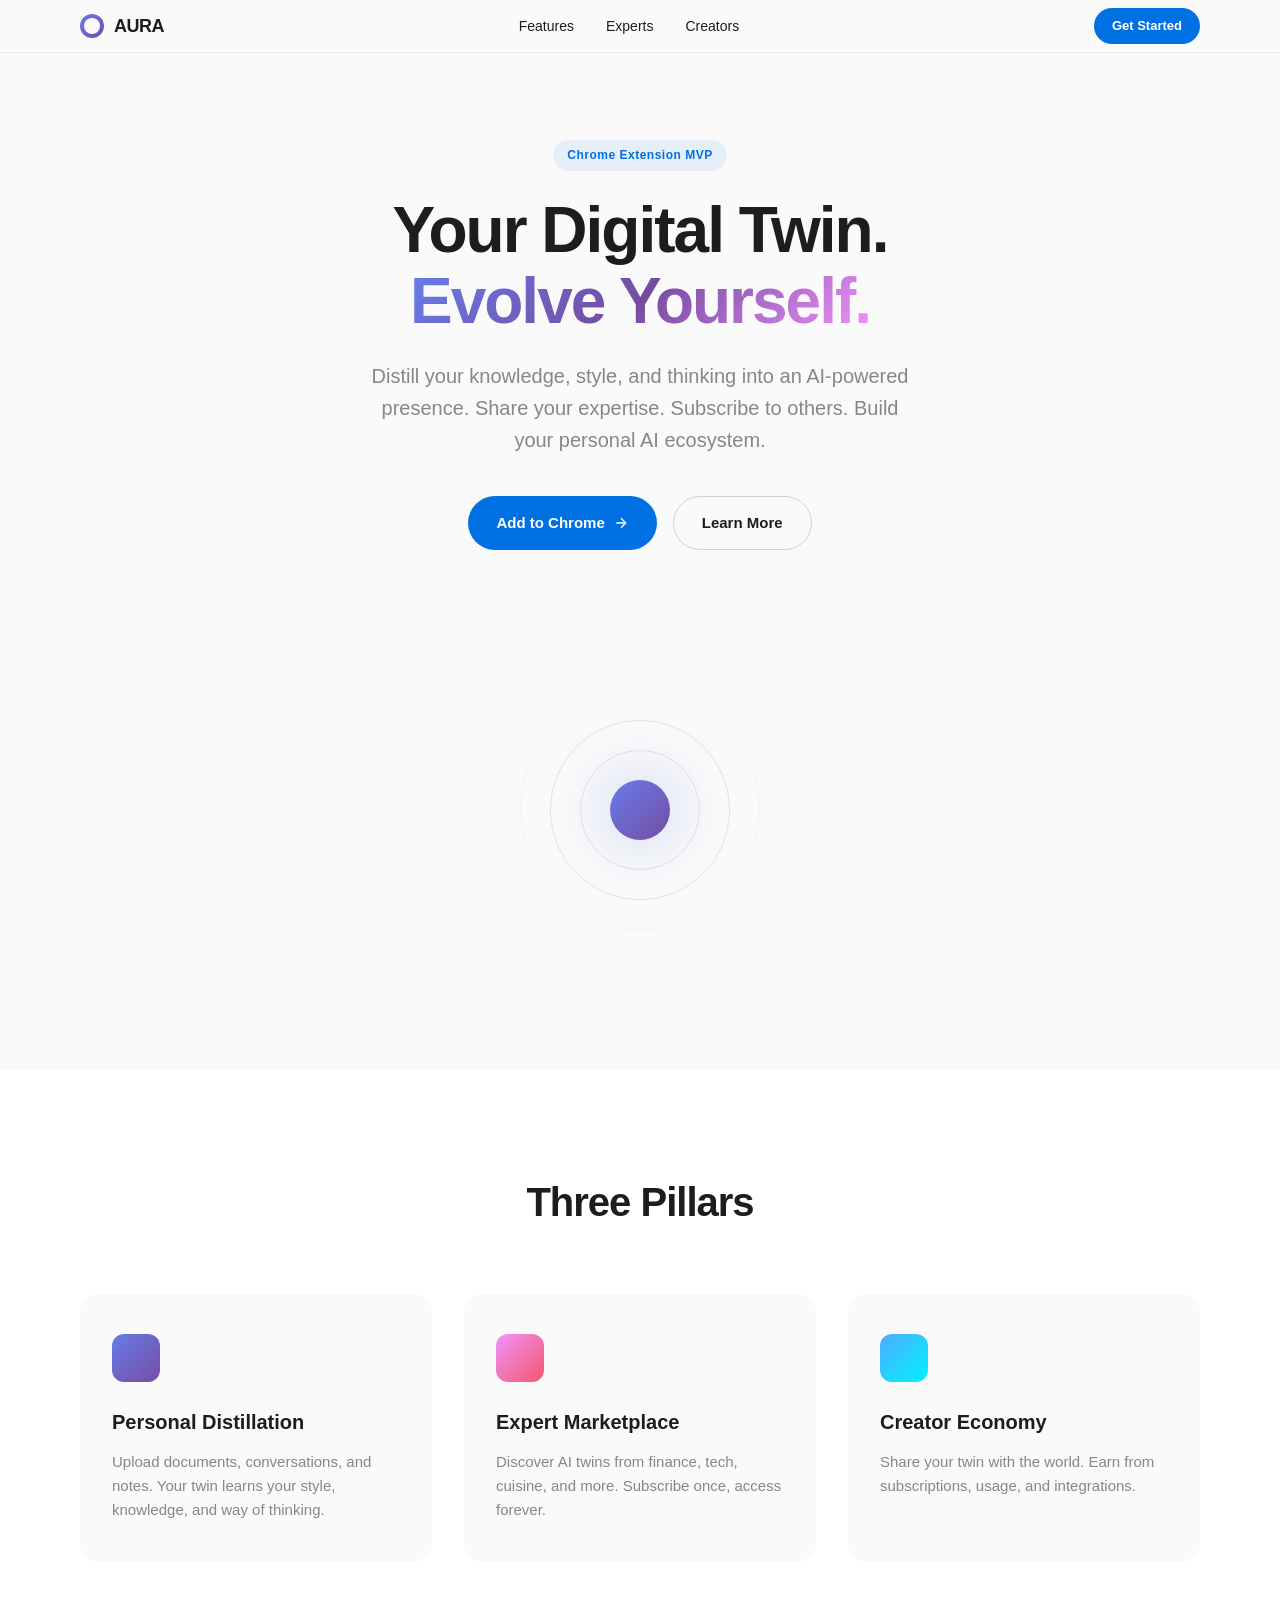
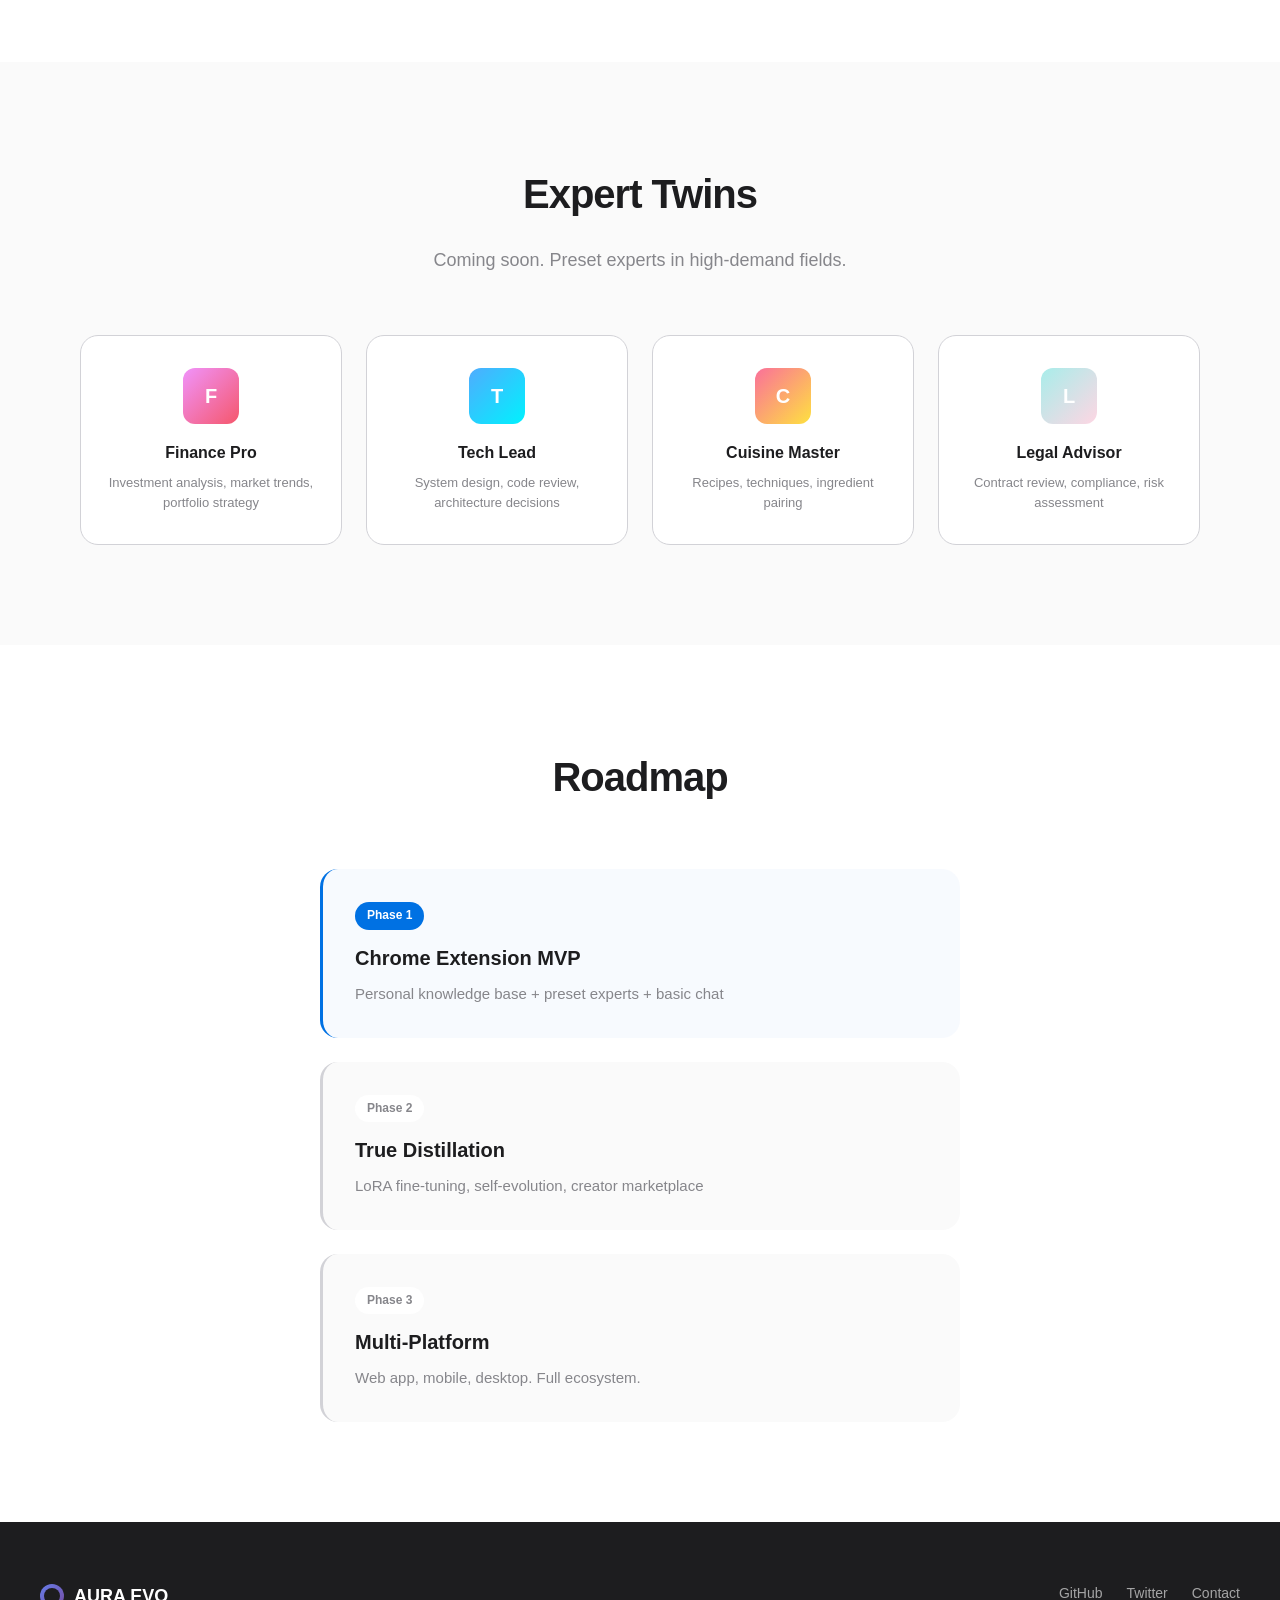
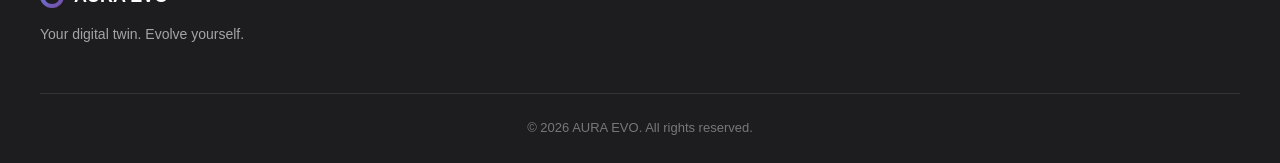
<file: docs/index.html>
<!DOCTYPE html>
<html lang="en">
<head>
  <meta charset="UTF-8">
  <meta name="viewport" content="width=device-width, initial-scale=1.0">
  <title>AURA EVO — Your Digital Twin</title>
  <meta name="description" content="Distill your knowledge, style, and thinking into an AI-powered digital twin.">
  <link rel="stylesheet" href="style.css">
</head>
<body>
  <!-- Navigation -->
  <nav class="nav">
    <div class="nav-inner">
      <a href="#" class="nav-logo">
        <div class="nav-logo-ring"></div>
        <span>AURA</span>
      </a>
      <div class="nav-links">
        <a href="#features">Features</a>
        <a href="#experts">Experts</a>
        <a href="#creators">Creators</a>
      </div>
      <a href="#" class="nav-cta">Get Started</a>
    </div>
  </nav>

  <!-- Hero -->
  <section class="hero">
    <div class="hero-inner">
      <div class="hero-badge">Chrome Extension MVP</div>
      <h1 class="hero-title">
        Your Digital Twin.<br>
        <span class="hero-gradient">Evolve Yourself.</span>
      </h1>
      <p class="hero-subtitle">
        Distill your knowledge, style, and thinking into an AI-powered presence.
        Share your expertise. Subscribe to others. Build your personal AI ecosystem.
      </p>
      <div class="hero-actions">
        <a href="#" class="btn btn--primary">
          <span>Add to Chrome</span>
          <svg width="16" height="16" viewBox="0 0 24 24" fill="none" stroke="currentColor" stroke-width="2">
            <path d="M5 12h14M12 5l7 7-7 7"/>
          </svg>
        </a>
        <a href="#" class="btn btn--ghost">Learn More</a>
      </div>
      <div class="hero-visual">
        <div class="aura-orb">
          <div class="aura-orb-ring aura-orb-ring--1"></div>
          <div class="aura-orb-ring aura-orb-ring--2"></div>
          <div class="aura-orb-ring aura-orb-ring--3"></div>
          <div class="aura-orb-core"></div>
        </div>
      </div>
    </div>
  </section>

  <!-- Features -->
  <section class="features" id="features">
    <div class="section-inner">
      <h2 class="section-title">Three Pillars</h2>
      <div class="features-grid">
        <div class="feature-card">
          <div class="feature-icon feature-icon--self"></div>
          <h3>Personal Distillation</h3>
          <p>Upload documents, conversations, and notes. Your twin learns your style, knowledge, and way of thinking.</p>
        </div>
        <div class="feature-card">
          <div class="feature-icon feature-icon--market"></div>
          <h3>Expert Marketplace</h3>
          <p>Discover AI twins from finance, tech, cuisine, and more. Subscribe once, access forever.</p>
        </div>
        <div class="feature-card">
          <div class="feature-icon feature-icon--eco"></div>
          <h3>Creator Economy</h3>
          <p>Share your twin with the world. Earn from subscriptions, usage, and integrations.</p>
        </div>
      </div>
    </div>
  </section>

  <!-- Experts Preview -->
  <section class="experts" id="experts">
    <div class="section-inner">
      <h2 class="section-title">Expert Twins</h2>
      <p class="section-subtitle">Coming soon. Preset experts in high-demand fields.</p>
      <div class="experts-grid">
        <div class="expert-preview">
          <div class="expert-preview-icon" style="background: linear-gradient(135deg, #f093fb, #f5576c)">F</div>
          <h4>Finance Pro</h4>
          <p>Investment analysis, market trends, portfolio strategy</p>
        </div>
        <div class="expert-preview">
          <div class="expert-preview-icon" style="background: linear-gradient(135deg, #4facfe, #00f2fe)">T</div>
          <h4>Tech Lead</h4>
          <p>System design, code review, architecture decisions</p>
        </div>
        <div class="expert-preview">
          <div class="expert-preview-icon" style="background: linear-gradient(135deg, #fa709a, #fee140)">C</div>
          <h4>Cuisine Master</h4>
          <p>Recipes, techniques, ingredient pairing</p>
        </div>
        <div class="expert-preview">
          <div class="expert-preview-icon" style="background: linear-gradient(135deg, #a8edea, #fed6e3)">L</div>
          <h4>Legal Advisor</h4>
          <p>Contract review, compliance, risk assessment</p>
        </div>
      </div>
    </div>
  </section>

  <!-- Roadmap -->
  <section class="roadmap">
    <div class="section-inner">
      <h2 class="section-title">Roadmap</h2>
      <div class="roadmap-list">
        <div class="roadmap-item roadmap-item--current">
          <span class="roadmap-phase">Phase 1</span>
          <h4>Chrome Extension MVP</h4>
          <p>Personal knowledge base + preset experts + basic chat</p>
        </div>
        <div class="roadmap-item">
          <span class="roadmap-phase">Phase 2</span>
          <h4>True Distillation</h4>
          <p>LoRA fine-tuning, self-evolution, creator marketplace</p>
        </div>
        <div class="roadmap-item">
          <span class="roadmap-phase">Phase 3</span>
          <h4>Multi-Platform</h4>
          <p>Web app, mobile, desktop. Full ecosystem.</p>
        </div>
      </div>
    </div>
  </section>

  <!-- Footer -->
  <footer class="footer">
    <div class="footer-inner">
      <div class="footer-brand">
        <div class="footer-logo">
          <div class="footer-logo-ring"></div>
          <span>AURA EVO</span>
        </div>
        <p>Your digital twin. Evolve yourself.</p>
      </div>
      <div class="footer-links">
        <a href="https://github.com/mayunfeifly/AURA-EVO" target="_blank">GitHub</a>
        <a href="#">Twitter</a>
        <a href="#">Contact</a>
      </div>
    </div>
    <div class="footer-copy">
      © 2026 AURA EVO. All rights reserved.
    </div>
  </footer>

  <script src="script.js"></script>
</body>
</html>
</file>
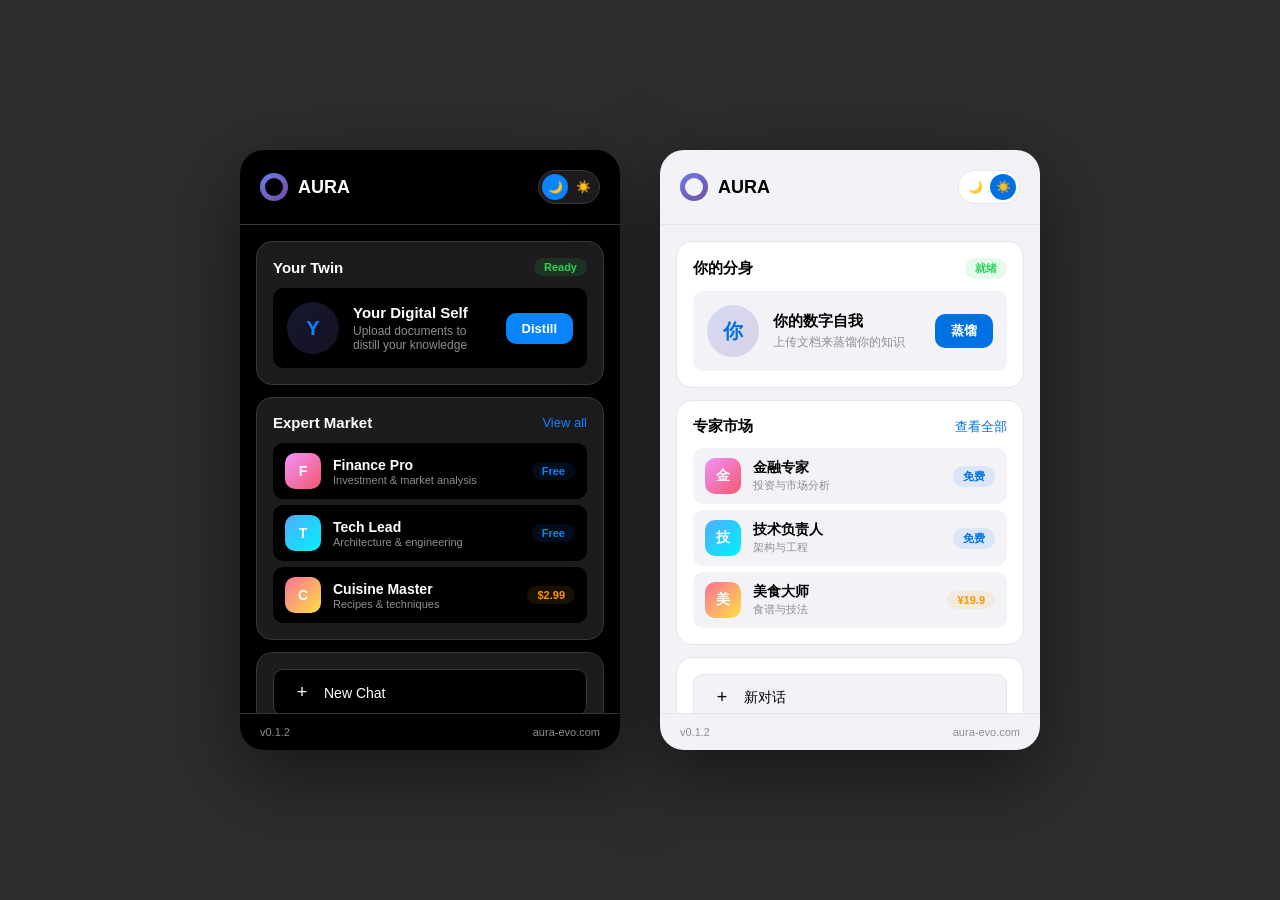
<file: preview/extension-preview.html>
<!DOCTYPE html>
<html lang="en">
<head>
  <meta charset="UTF-8">
  <meta name="viewport" content="width=device-width, initial-scale=1.0">
  <title>AURA EVO — Extension Preview</title>
  <style>
    /* ===== AURA EVO Extension Preview ===== */
    /* Apple Settings + Arc Sidebar inspired */

    :root {
      --bg: #000000;
      --surface: #1c1c1e;
      --surface-hover: #2c2c2e;
      --text: #ffffff;
      --text-secondary: #8e8e93;
      --primary: #0a84ff;
      --primary-hover: #409cff;
      --border: #38383a;
      --success: #30d158;
      --radius: 16px;
      --radius-sm: 10px;
      --transition: all 0.2s cubic-bezier(0.25, 0.1, 0.25, 1);
    }

    [data-theme="light"] {
      --bg: #f2f2f7;
      --surface: #ffffff;
      --surface-hover: #f2f2f7;
      --text: #000000;
      --text-secondary: #8e8e93;
      --border: #e5e5ea;
      --primary: #0071e3;
      --primary-hover: #0077ed;
    }

    * { margin: 0; padding: 0; box-sizing: border-box; }

    body {
      font-family: -apple-system, BlinkMacSystemFont, 'SF Pro Display', 'Segoe UI', Roboto, sans-serif;
      background: #2d2d2d;
      display: flex;
      align-items: center;
      justify-content: center;
      min-height: 100vh;
      padding: 40px;
      gap: 40px;
      flex-wrap: wrap;
    }

    /* Extension Container */
    .ext-container {
      width: 380px;
      height: 600px;
      background: var(--bg);
      border-radius: 24px;
      overflow: hidden;
      box-shadow: 0 25px 80px rgba(0,0,0,0.5);
      display: flex;
      flex-direction: column;
      transition: background 0.3s ease;
    }

    /* Header */
    .ext-header {
      padding: 20px;
      display: flex;
      align-items: center;
      justify-content: space-between;
      border-bottom: 1px solid var(--border);
    }

    .ext-logo {
      display: flex;
      align-items: center;
      gap: 10px;
    }

    .ext-logo-ring {
      width: 28px;
      height: 28px;
      border-radius: 50%;
      background: linear-gradient(135deg, #667eea, #764ba2);
      position: relative;
    }

    .ext-logo-ring::after {
      content: '';
      position: absolute;
      inset: 5px;
      border-radius: 50%;
      background: var(--bg);
      transition: background 0.3s ease;
    }

    .ext-logo span {
      font-size: 18px;
      font-weight: 700;
      color: var(--text);
    }

    .ext-theme-toggle {
      display: flex;
      gap: 2px;
      padding: 3px;
      background: var(--surface);
      border-radius: 100px;
      border: 1px solid var(--border);
    }

    .ext-theme-btn {
      width: 26px;
      height: 26px;
      border-radius: 50%;
      border: none;
      background: transparent;
      cursor: pointer;
      font-size: 12px;
      display: flex;
      align-items: center;
      justify-content: center;
      color: var(--text-secondary);
      transition: var(--transition);
    }

    .ext-theme-btn:hover { background: var(--border); }
    .ext-theme-btn.active { background: var(--primary); color: white; }

    /* Content */
    .ext-content {
      flex: 1;
      padding: 16px;
      overflow-y: auto;
      display: flex;
      flex-direction: column;
      gap: 12px;
    }

    /* Section */
    .ext-section {
      background: var(--surface);
      border-radius: var(--radius);
      padding: 16px;
      border: 1px solid var(--border);
    }

    .ext-section-header {
      display: flex;
      align-items: center;
      justify-content: space-between;
      margin-bottom: 12px;
    }

    .ext-section-header h2 {
      font-size: 15px;
      font-weight: 600;
      color: var(--text);
    }

    .ext-status {
      font-size: 11px;
      font-weight: 600;
      padding: 3px 10px;
      border-radius: 100px;
      background: rgba(48,209,88,0.12);
      color: var(--success);
    }

    .ext-link {
      font-size: 13px;
      color: var(--primary);
      text-decoration: none;
      font-weight: 500;
    }

    /* Twin Card */
    .ext-twin-card {
      display: flex;
      align-items: center;
      gap: 14px;
      padding: 14px;
      background: var(--bg);
      border-radius: var(--radius-sm);
    }

    .ext-twin-avatar {
      position: relative;
      width: 52px;
      height: 52px;
      display: flex;
      align-items: center;
      justify-content: center;
    }

    .ext-twin-ring {
      position: absolute;
      inset: 0;
      border-radius: 50%;
      background: linear-gradient(135deg, #667eea, #764ba2);
      opacity: 0.2;
    }

    .ext-twin-initial {
      font-size: 20px;
      font-weight: 700;
      color: var(--primary);
      z-index: 1;
    }

    .ext-twin-info {
      flex: 1;
    }

    .ext-twin-info h3 {
      font-size: 15px;
      font-weight: 600;
      color: var(--text);
      margin-bottom: 3px;
    }

    .ext-twin-info p {
      font-size: 12px;
      color: var(--text-secondary);
    }

    .ext-btn {
      padding: 8px 16px;
      border-radius: var(--radius-sm);
      font-size: 13px;
      font-weight: 600;
      border: none;
      cursor: pointer;
      font-family: inherit;
      transition: var(--transition);
    }

    .ext-btn--primary {
      background: var(--primary);
      color: white;
    }

    .ext-btn--primary:hover {
      background: var(--primary-hover);
      transform: translateY(-1px);
    }

    /* Expert List */
    .ext-expert-list {
      display: flex;
      flex-direction: column;
      gap: 6px;
    }

    .ext-expert-item {
      display: flex;
      align-items: center;
      gap: 12px;
      padding: 10px 12px;
      border-radius: var(--radius-sm);
      background: var(--bg);
      cursor: pointer;
      transition: var(--transition);
    }

    .ext-expert-item:hover {
      background: var(--surface-hover);
    }

    .ext-expert-icon {
      width: 36px;
      height: 36px;
      border-radius: 10px;
      display: flex;
      align-items: center;
      justify-content: center;
      font-size: 14px;
      font-weight: 700;
      color: white;
      flex-shrink: 0;
    }

    .ext-expert-icon--finance { background: linear-gradient(135deg, #f093fb, #f5576c); }
    .ext-expert-icon--tech { background: linear-gradient(135deg, #4facfe, #00f2fe); }
    .ext-expert-icon--cuisine { background: linear-gradient(135deg, #fa709a, #fee140); }

    .ext-expert-info {
      flex: 1;
    }

    .ext-expert-info h4 {
      font-size: 14px;
      font-weight: 600;
      color: var(--text);
      margin-bottom: 1px;
    }

    .ext-expert-info p {
      font-size: 11px;
      color: var(--text-secondary);
    }

    .ext-tag {
      font-size: 11px;
      font-weight: 600;
      padding: 3px 10px;
      border-radius: 100px;
      background: rgba(10,132,255,0.1);
      color: var(--primary);
      flex-shrink: 0;
    }

    .ext-tag--premium {
      background: rgba(255,159,0,0.1);
      color: #ff9500;
    }

    /* Quick Actions */
    .ext-actions {
      display: flex;
      flex-direction: column;
      gap: 8px;
    }

    .ext-action-btn {
      display: flex;
      align-items: center;
      gap: 10px;
      padding: 12px 16px;
      background: var(--bg);
      border: 1px solid var(--border);
      border-radius: var(--radius-sm);
      color: var(--text);
      font-size: 14px;
      font-weight: 500;
      cursor: pointer;
      font-family: inherit;
      transition: var(--transition);
    }

    .ext-action-btn:hover {
      background: var(--surface-hover);
      border-color: var(--text-secondary);
    }

    .ext-action-icon {
      font-size: 18px;
      width: 24px;
      text-align: center;
    }

    /* Language Selector */
    .ext-lang {
      display: flex;
      align-items: center;
      justify-content: space-between;
      padding: 12px 16px;
      background: var(--bg);
      border-radius: var(--radius-sm);
      margin-top: 8px;
    }

    .ext-lang-label {
      font-size: 14px;
      color: var(--text);
      font-weight: 500;
    }

    .ext-lang-select {
      padding: 6px 12px;
      border-radius: 8px;
      border: 1px solid var(--border);
      background: var(--surface);
      color: var(--text);
      font-size: 13px;
      font-family: inherit;
      cursor: pointer;
    }

    /* Footer */
    .ext-footer {
      padding: 12px 20px;
      border-top: 1px solid var(--border);
      display: flex;
      align-items: center;
      justify-content: space-between;
      font-size: 11px;
      color: var(--text-secondary);
    }

    .ext-footer a {
      color: var(--text-secondary);
      text-decoration: none;
    }

    .ext-footer a:hover {
      color: var(--primary);
    }

    /* Scrollbar */
    .ext-content::-webkit-scrollbar {
      width: 3px;
    }

    .ext-content::-webkit-scrollbar-track {
      background: transparent;
    }

    .ext-content::-webkit-scrollbar-thumb {
      background: var(--border);
      border-radius: 3px;
    }
  </style>
</head>
<body>
  <!-- Dark Mode Preview -->
  <div class="ext-container" id="ext-dark">
    <div class="ext-header">
      <div class="ext-logo">
        <div class="ext-logo-ring"></div>
        <span>AURA</span>
      </div>
      <div class="ext-theme-toggle">
        <button class="ext-theme-btn active" onclick="setExtTheme('dark')">🌙</button>
        <button class="ext-theme-btn" onclick="setExtTheme('light')">☀️</button>
      </div>
    </div>

    <div class="ext-content">
      <!-- Twin Section -->
      <div class="ext-section">
        <div class="ext-section-header">
          <h2>Your Twin</h2>
          <span class="ext-status">Ready</span>
        </div>
        <div class="ext-twin-card">
          <div class="ext-twin-avatar">
            <div class="ext-twin-ring"></div>
            <span class="ext-twin-initial">Y</span>
          </div>
          <div class="ext-twin-info">
            <h3>Your Digital Self</h3>
            <p>Upload documents to distill your knowledge</p>
          </div>
          <button class="ext-btn ext-btn--primary">Distill</button>
        </div>
      </div>

      <!-- Expert Market -->
      <div class="ext-section">
        <div class="ext-section-header">
          <h2>Expert Market</h2>
          <a href="#" class="ext-link">View all</a>
        </div>
        <div class="ext-expert-list">
          <div class="ext-expert-item">
            <div class="ext-expert-icon ext-expert-icon--finance">F</div>
            <div class="ext-expert-info">
              <h4>Finance Pro</h4>
              <p>Investment & market analysis</p>
            </div>
            <span class="ext-tag">Free</span>
          </div>
          <div class="ext-expert-item">
            <div class="ext-expert-icon ext-expert-icon--tech">T</div>
            <div class="ext-expert-info">
              <h4>Tech Lead</h4>
              <p>Architecture & engineering</p>
            </div>
            <span class="ext-tag">Free</span>
          </div>
          <div class="ext-expert-item">
            <div class="ext-expert-icon ext-expert-icon--cuisine">C</div>
            <div class="ext-expert-info">
              <h4>Cuisine Master</h4>
              <p>Recipes & techniques</p>
            </div>
            <span class="ext-tag ext-tag--premium">$2.99</span>
          </div>
        </div>
      </div>

      <!-- Quick Actions -->
      <div class="ext-section">
        <div class="ext-actions">
          <button class="ext-action-btn">
            <span class="ext-action-icon">+</span>
            <span>New Chat</span>
          </button>
          <button class="ext-action-btn">
            <span class="ext-action-icon">↑</span>
            <span>Upload Knowledge</span>
          </button>
        </div>
      </div>

      <!-- Language -->
      <div class="ext-section">
        <div class="ext-lang">
          <span class="ext-lang-label">🌐 Language</span>
          <select class="ext-lang-select">
            <option>English</option>
            <option>中文</option>
          </select>
        </div>
      </div>
    </div>

    <div class="ext-footer">
      <span>v0.1.2</span>
      <a href="https://aura-evo.com">aura-evo.com</a>
    </div>
  </div>

  <!-- Light Mode Preview -->
  <div class="ext-container" data-theme="light" id="ext-light">
    <div class="ext-header">
      <div class="ext-logo">
        <div class="ext-logo-ring"></div>
        <span>AURA</span>
      </div>
      <div class="ext-theme-toggle">
        <button class="ext-theme-btn" onclick="setExtTheme('dark')">🌙</button>
        <button class="ext-theme-btn active" onclick="setExtTheme('light')">☀️</button>
      </div>
    </div>

    <div class="ext-content">
      <div class="ext-section">
        <div class="ext-section-header">
          <h2>你的分身</h2>
          <span class="ext-status">就绪</span>
        </div>
        <div class="ext-twin-card">
          <div class="ext-twin-avatar">
            <div class="ext-twin-ring"></div>
            <span class="ext-twin-initial">你</span>
          </div>
          <div class="ext-twin-info">
            <h3>你的数字自我</h3>
            <p>上传文档来蒸馏你的知识</p>
          </div>
          <button class="ext-btn ext-btn--primary">蒸馏</button>
        </div>
      </div>

      <div class="ext-section">
        <div class="ext-section-header">
          <h2>专家市场</h2>
          <a href="#" class="ext-link">查看全部</a>
        </div>
        <div class="ext-expert-list">
          <div class="ext-expert-item">
            <div class="ext-expert-icon ext-expert-icon--finance">金</div>
            <div class="ext-expert-info">
              <h4>金融专家</h4>
              <p>投资与市场分析</p>
            </div>
            <span class="ext-tag">免费</span>
          </div>
          <div class="ext-expert-item">
            <div class="ext-expert-icon ext-expert-icon--tech">技</div>
            <div class="ext-expert-info">
              <h4>技术负责人</h4>
              <p>架构与工程</p>
            </div>
            <span class="ext-tag">免费</span>
          </div>
          <div class="ext-expert-item">
            <div class="ext-expert-icon ext-expert-icon--cuisine">美</div>
            <div class="ext-expert-info">
              <h4>美食大师</h4>
              <p>食谱与技法</p>
            </div>
            <span class="ext-tag ext-tag--premium">¥19.9</span>
          </div>
        </div>
      </div>

      <div class="ext-section">
        <div class="ext-actions">
          <button class="ext-action-btn">
            <span class="ext-action-icon">+</span>
            <span>新对话</span>
          </button>
          <button class="ext-action-btn">
            <span class="ext-action-icon">↑</span>
            <span>上传知识</span>
          </button>
        </div>
      </div>

      <div class="ext-section">
        <div class="ext-lang">
          <span class="ext-lang-label">🌐 语言</span>
          <select class="ext-lang-select">
            <option>English</option>
            <option selected>中文</option>
          </select>
        </div>
      </div>
    </div>

    <div class="ext-footer">
      <span>v0.1.2</span>
      <a href="https://aura-evo.com">aura-evo.com</a>
    </div>
  </div>

  <script>
    function setExtTheme(theme) {
      document.querySelectorAll('.ext-container').forEach(container => {
        container.setAttribute('data-theme', theme);
      });
      document.querySelectorAll('.ext-theme-btn').forEach(btn => {
        btn.classList.toggle('active', 
          (btn.textContent === '🌙' && theme === 'dark') ||
          (btn.textContent === '☀️' && theme === 'light')
        );
      });
    }
  </script>
</body>
</html>
</file>
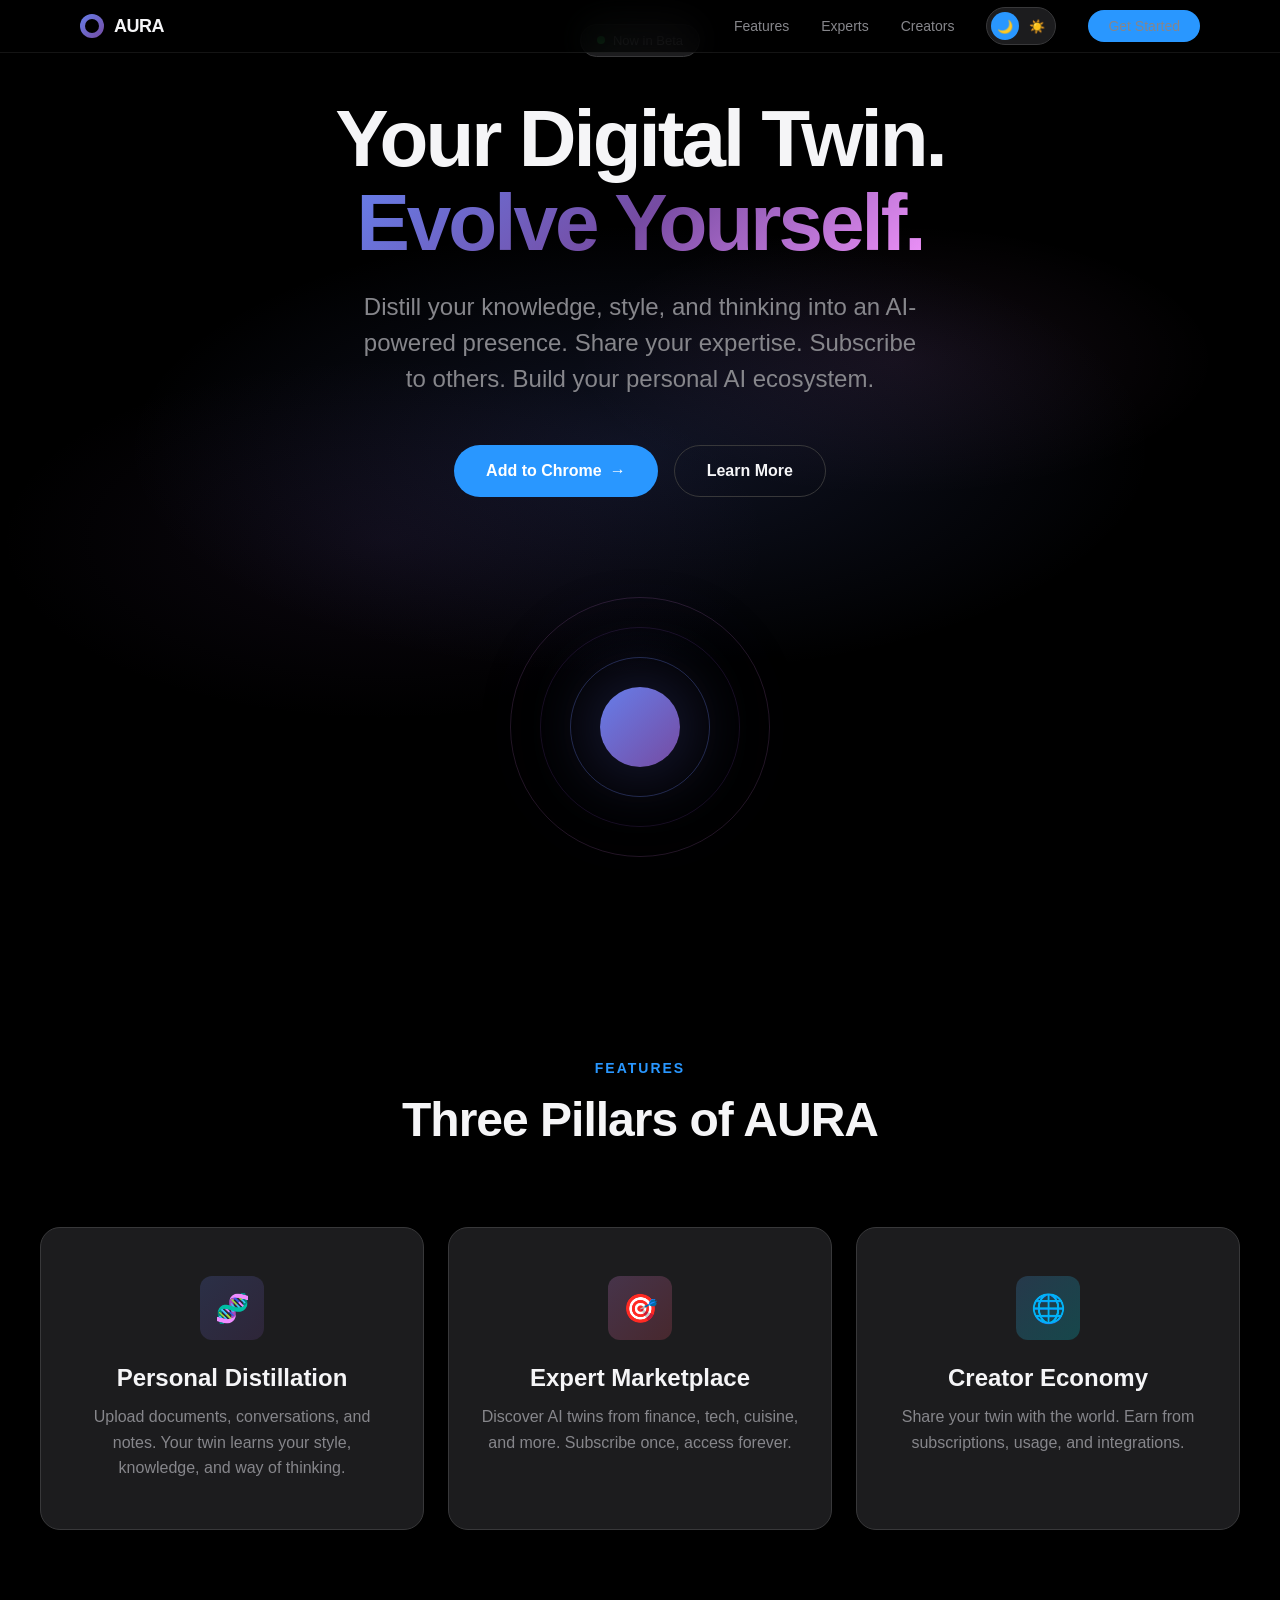
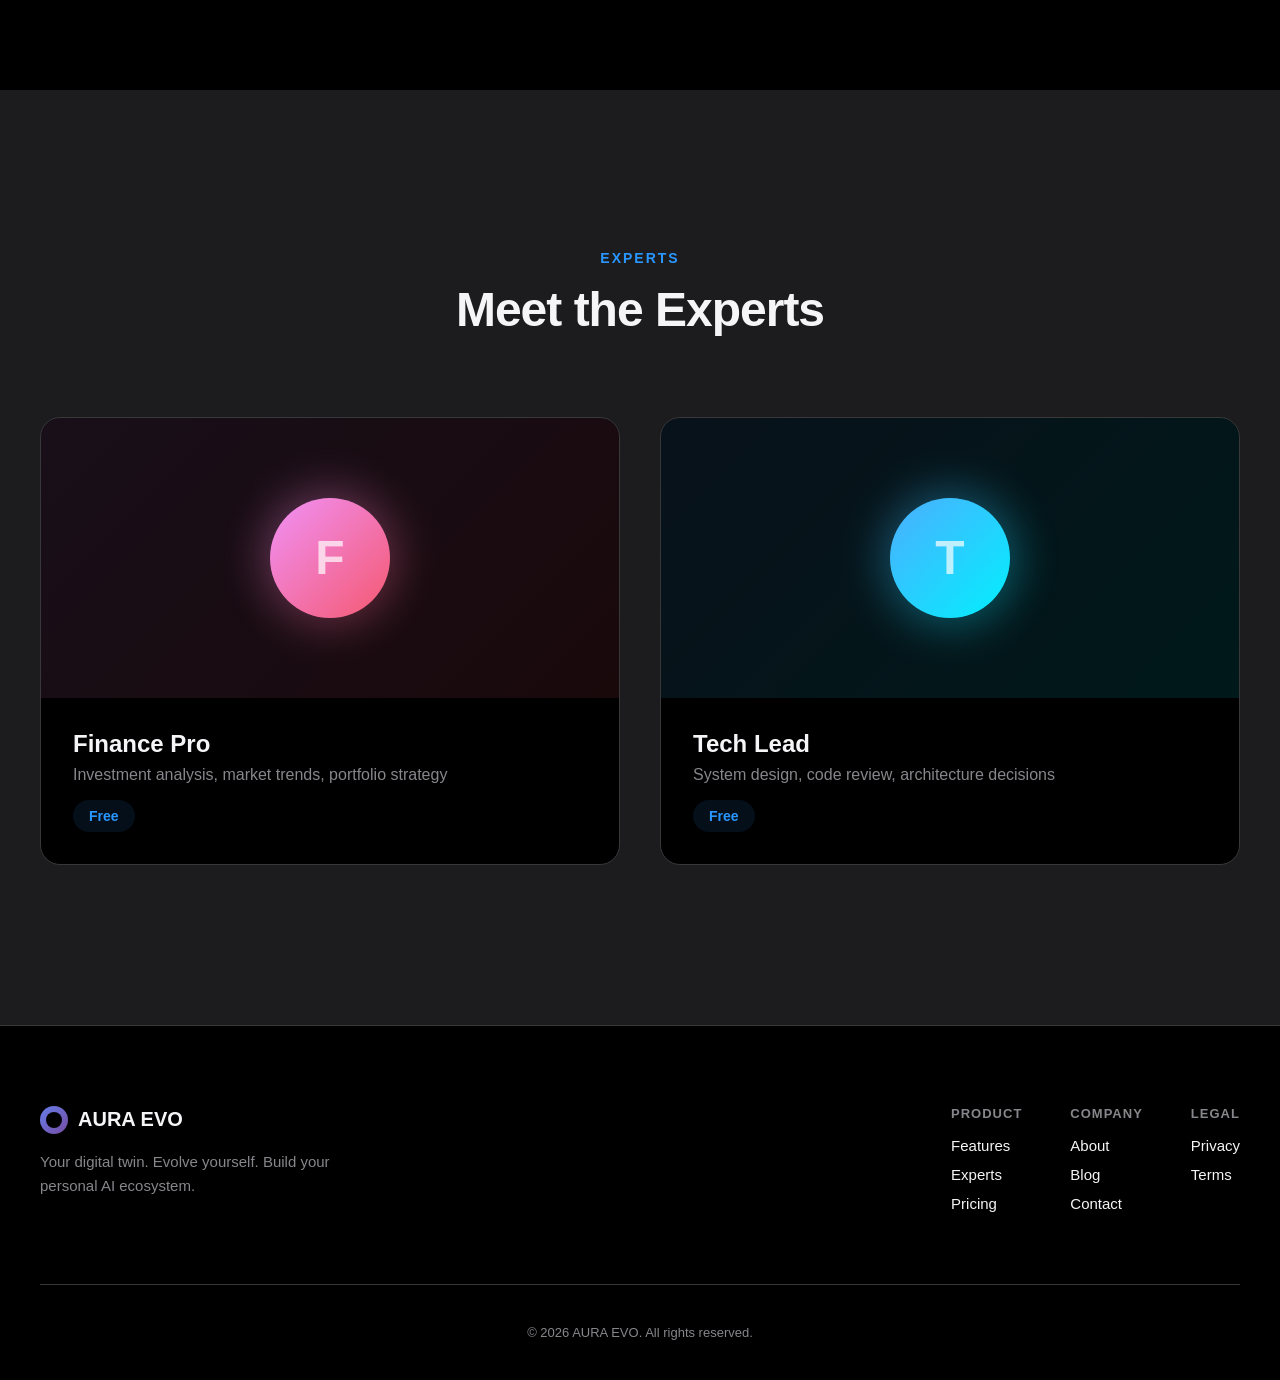
<file: preview/website-preview.html>
<!DOCTYPE html>
<html lang="en">
<head>
  <meta charset="UTF-8">
  <meta name="viewport" content="width=device-width, initial-scale=1.0">
  <title>AURA EVO — Preview</title>
  <style>
    /* ===== AURA EVO Website Preview ===== */
    /* Apple + Tesla + Linear inspired */

    :root {
      --bg: #000000;
      --surface: #1c1c1e;
      --text: #f5f5f7;
      --text-secondary: #86868b;
      --primary: #2997ff;
      --primary-hover: #4dabff;
      --border: #38383a;
      --radius: 20px;
      --radius-sm: 12px;
      --transition: all 0.4s cubic-bezier(0.25, 0.1, 0.25, 1);
    }

    [data-theme="light"] {
      --bg: #fafafa;
      --surface: #ffffff;
      --text: #1d1d1f;
      --text-secondary: #86868b;
      --border: #d2d2d7;
    }

    * { margin: 0; padding: 0; box-sizing: border-box; }

    html { scroll-behavior: smooth; }

    body {
      font-family: -apple-system, BlinkMacSystemFont, 'SF Pro Display', 'Segoe UI', Roboto, sans-serif;
      background: var(--bg);
      color: var(--text);
      -webkit-font-smoothing: antialiased;
      transition: background 0.5s ease, color 0.5s ease;
    }

    /* ===== Navigation (Apple-style glass) ===== */
    .nav {
      position: fixed;
      top: 0;
      left: 0;
      right: 0;
      z-index: 100;
      background: rgba(0,0,0,0.7);
      backdrop-filter: blur(20px) saturate(180%);
      -webkit-backdrop-filter: blur(20px) saturate(180%);
      border-bottom: 1px solid rgba(255,255,255,0.08);
      transition: var(--transition);
    }

    [data-theme="light"] .nav {
      background: rgba(250,250,250,0.8);
      border-bottom: 1px solid rgba(0,0,0,0.05);
    }

    .nav-inner {
      max-width: 1200px;
      margin: 0 auto;
      padding: 0 40px;
      height: 52px;
      display: flex;
      align-items: center;
      justify-content: space-between;
    }

    .nav-logo {
      display: flex;
      align-items: center;
      gap: 10px;
      text-decoration: none;
      color: var(--text);
      font-size: 18px;
      font-weight: 700;
      letter-spacing: -0.5px;
    }

    .nav-logo-ring {
      width: 24px;
      height: 24px;
      border-radius: 50%;
      background: linear-gradient(135deg, #667eea, #764ba2);
      position: relative;
      animation: auraPulse 3s ease-in-out infinite;
    }

    .nav-logo-ring::after {
      content: '';
      position: absolute;
      inset: 5px;
      border-radius: 50%;
      background: var(--bg);
      transition: background 0.5s ease;
    }

    .nav-links {
      display: flex;
      gap: 32px;
      align-items: center;
    }

    .nav-links a {
      text-decoration: none;
      color: var(--text-secondary);
      font-size: 14px;
      font-weight: 500;
      transition: var(--transition);
    }

    .nav-links a:hover { color: var(--text); }

    .nav-cta {
      padding: 8px 20px;
      background: var(--primary);
      color: white;
      text-decoration: none;
      border-radius: 100px;
      font-size: 13px;
      font-weight: 600;
      transition: var(--transition);
    }

    .nav-cta:hover {
      background: var(--primary-hover);
      transform: translateY(-1px);
    }

    .theme-toggle {
      display: flex;
      gap: 4px;
      padding: 4px;
      background: var(--surface);
      border-radius: 100px;
      border: 1px solid var(--border);
    }

    .theme-btn {
      width: 28px;
      height: 28px;
      border-radius: 50%;
      border: none;
      background: transparent;
      cursor: pointer;
      font-size: 13px;
      display: flex;
      align-items: center;
      justify-content: center;
      transition: var(--transition);
    }

    .theme-btn:hover { background: var(--border); }
    .theme-btn.active { background: var(--primary); color: white; }

    /* ===== Hero (Tesla-style full screen) ===== */
    .hero {
      min-height: 100vh;
      display: flex;
      align-items: center;
      justify-content: center;
      text-align: center;
      position: relative;
      overflow: hidden;
    }

    .hero-bg {
      position: absolute;
      inset: 0;
      background: 
        radial-gradient(ellipse 80% 50% at 50% 50%, rgba(102,126,234,0.15) 0%, transparent 50%),
        radial-gradient(ellipse 60% 40% at 30% 60%, rgba(118,75,162,0.1) 0%, transparent 50%),
        radial-gradient(ellipse 50% 30% at 70% 40%, rgba(240,147,251,0.08) 0%, transparent 50%);
      animation: heroBgShift 8s ease-in-out infinite;
    }

    @keyframes heroBgShift {
      0%, 100% { transform: scale(1) rotate(0deg); }
      50% { transform: scale(1.1) rotate(2deg); }
    }

    .hero-inner {
      position: relative;
      z-index: 1;
      max-width: 800px;
      padding: 0 40px;
    }

    .hero-badge {
      display: inline-flex;
      align-items: center;
      gap: 8px;
      padding: 8px 16px;
      background: var(--surface);
      border: 1px solid var(--border);
      border-radius: 100px;
      font-size: 13px;
      color: var(--text-secondary);
      margin-bottom: 40px;
      animation: fadeInUp 0.8s ease 0.2s both;
    }

    .hero-badge-dot {
      width: 8px;
      height: 8px;
      border-radius: 50%;
      background: #30d158;
      animation: pulse 2s ease-in-out infinite;
    }

    .hero-title {
      font-size: 80px;
      font-weight: 800;
      letter-spacing: -3px;
      line-height: 1.05;
      margin-bottom: 24px;
      animation: fadeInUp 0.8s ease 0.4s both;
    }

    .hero-gradient {
      background: linear-gradient(135deg, #667eea 0%, #764ba2 50%, #f093fb 100%);
      -webkit-background-clip: text;
      -webkit-text-fill-color: transparent;
      background-clip: text;
    }

    .hero-subtitle {
      font-size: 24px;
      color: var(--text-secondary);
      max-width: 560px;
      margin: 0 auto 48px;
      line-height: 1.5;
      animation: fadeInUp 0.8s ease 0.6s both;
    }

    .hero-actions {
      display: flex;
      gap: 16px;
      justify-content: center;
      margin-bottom: 80px;
      animation: fadeInUp 0.8s ease 0.8s both;
    }

    .btn {
      display: inline-flex;
      align-items: center;
      gap: 8px;
      padding: 16px 32px;
      border-radius: 100px;
      font-size: 16px;
      font-weight: 600;
      text-decoration: none;
      transition: var(--transition);
      border: none;
      cursor: pointer;
      font-family: inherit;
    }

    .btn--primary {
      background: var(--primary);
      color: white;
    }

    .btn--primary:hover {
      background: var(--primary-hover);
      transform: translateY(-2px);
      box-shadow: 0 8px 32px rgba(41,151,255,0.3);
    }

    .btn--ghost {
      background: transparent;
      color: var(--text);
      border: 1px solid var(--border);
    }

    .btn--ghost:hover {
      background: var(--surface);
      border-color: var(--text-secondary);
    }

    /* AURA Orb */
    .hero-orb {
      width: 300px;
      height: 300px;
      margin: 0 auto;
      position: relative;
      animation: fadeInUp 1s ease 1s both;
    }

    .orb-core {
      position: absolute;
      top: 50%;
      left: 50%;
      transform: translate(-50%, -50%);
      width: 80px;
      height: 80px;
      border-radius: 50%;
      background: linear-gradient(135deg, #667eea, #764ba2);
      box-shadow: 
        0 0 80px rgba(102,126,234,0.4),
        0 0 160px rgba(118,75,162,0.2);
      animation: orbBreathe 4s ease-in-out infinite;
    }

    .orb-ring {
      position: absolute;
      top: 50%;
      left: 50%;
      transform: translate(-50%, -50%);
      border-radius: 50%;
      border: 1px solid;
    }

    .orb-ring--1 {
      width: 140px;
      height: 140px;
      border-color: rgba(102,126,234,0.3);
      animation: orbSpin 10s linear infinite;
    }

    .orb-ring--2 {
      width: 200px;
      height: 200px;
      border-color: rgba(118,75,162,0.2);
      animation: orbSpin 15s linear infinite reverse;
    }

    .orb-ring--3 {
      width: 260px;
      height: 260px;
      border-color: rgba(240,147,251,0.15);
      animation: orbSpin 20s linear infinite;
    }

    @keyframes orbBreathe {
      0%, 100% { transform: translate(-50%, -50%) scale(1); }
      50% { transform: translate(-50%, -50%) scale(1.1); }
    }

    @keyframes orbSpin {
      from { transform: translate(-50%, -50%) rotate(0deg); }
      to { transform: translate(-50%, -50%) rotate(360deg); }
    }

    /* ===== Features (Apple-style cards) ===== */
    .features {
      padding: 160px 40px;
      background: var(--bg);
    }

    .section-inner {
      max-width: 1200px;
      margin: 0 auto;
    }

    .section-label {
      text-align: center;
      font-size: 14px;
      font-weight: 600;
      color: var(--primary);
      text-transform: uppercase;
      letter-spacing: 2px;
      margin-bottom: 16px;
    }

    .section-title {
      font-size: 48px;
      font-weight: 700;
      letter-spacing: -1px;
      text-align: center;
      margin-bottom: 80px;
    }

    .features-grid {
      display: grid;
      grid-template-columns: repeat(3, 1fr);
      gap: 24px;
    }

    .feature-card {
      background: var(--surface);
      border-radius: var(--radius);
      padding: 48px 32px;
      text-align: center;
      border: 1px solid var(--border);
      transition: var(--transition);
    }

    .feature-card:hover {
      transform: translateY(-8px);
      border-color: rgba(102,126,234,0.3);
      box-shadow: 0 20px 60px rgba(0,0,0,0.3);
    }

    .feature-icon {
      width: 64px;
      height: 64px;
      border-radius: var(--radius-sm);
      margin: 0 auto 24px;
      display: flex;
      align-items: center;
      justify-content: center;
      font-size: 28px;
    }

    .feature-icon--self {
      background: linear-gradient(135deg, rgba(102,126,234,0.2), rgba(118,75,162,0.2));
    }

    .feature-icon--market {
      background: linear-gradient(135deg, rgba(240,147,251,0.2), rgba(245,87,108,0.2));
    }

    .feature-icon--eco {
      background: linear-gradient(135deg, rgba(79,172,254,0.2), rgba(0,242,254,0.2));
    }

    .feature-card h3 {
      font-size: 24px;
      font-weight: 600;
      margin-bottom: 12px;
    }

    .feature-card p {
      color: var(--text-secondary);
      font-size: 16px;
      line-height: 1.6;
    }

    /* ===== Experts (Tesla-style showcase) ===== */
    .experts {
      padding: 160px 40px;
      background: var(--surface);
    }

    .experts-showcase {
      display: grid;
      grid-template-columns: 1fr 1fr;
      gap: 40px;
      margin-top: 60px;
    }

    .expert-showcase-card {
      background: var(--bg);
      border-radius: var(--radius);
      overflow: hidden;
      border: 1px solid var(--border);
      transition: var(--transition);
    }

    .expert-showcase-card:hover {
      transform: scale(1.02);
      border-color: rgba(102,126,234,0.3);
    }

    .expert-showcase-visual {
      height: 280px;
      display: flex;
      align-items: center;
      justify-content: center;
      position: relative;
      overflow: hidden;
    }

    .expert-showcase-visual--finance {
      background: linear-gradient(135deg, rgba(240,147,251,0.1), rgba(245,87,108,0.1));
    }

    .expert-showcase-visual--tech {
      background: linear-gradient(135deg, rgba(79,172,254,0.1), rgba(0,242,254,0.1));
    }

    .expert-avatar-large {
      width: 120px;
      height: 120px;
      border-radius: 50%;
      display: flex;
      align-items: center;
      justify-content: center;
      font-size: 48px;
      font-weight: 700;
      color: white;
      position: relative;
    }

    .expert-avatar-large::before {
      content: '';
      position: absolute;
      inset: -10px;
      border-radius: 50%;
      background: inherit;
      opacity: 0.3;
      filter: blur(20px);
    }

    .expert-showcase-info {
      padding: 32px;
    }

    .expert-showcase-info h4 {
      font-size: 24px;
      font-weight: 600;
      margin-bottom: 8px;
    }

    .expert-showcase-info p {
      color: var(--text-secondary);
      font-size: 16px;
      margin-bottom: 16px;
    }

    .expert-price {
      display: inline-flex;
      align-items: center;
      gap: 8px;
      padding: 8px 16px;
      background: rgba(41,151,255,0.1);
      border-radius: 100px;
      font-size: 14px;
      font-weight: 600;
      color: var(--primary);
    }

    /* ===== Footer ===== */
    .footer {
      padding: 80px 40px 40px;
      background: var(--bg);
      border-top: 1px solid var(--border);
    }

    .footer-inner {
      max-width: 1200px;
      margin: 0 auto;
      display: flex;
      justify-content: space-between;
      align-items: flex-start;
      margin-bottom: 60px;
    }

    .footer-brand {
      max-width: 300px;
    }

    .footer-logo {
      display: flex;
      align-items: center;
      gap: 10px;
      font-size: 20px;
      font-weight: 700;
      margin-bottom: 16px;
    }

    .footer-logo-ring {
      width: 28px;
      height: 28px;
      border-radius: 50%;
      background: linear-gradient(135deg, #667eea, #764ba2);
      position: relative;
    }

    .footer-logo-ring::after {
      content: '';
      position: absolute;
      inset: 6px;
      border-radius: 50%;
      background: var(--bg);
      transition: background 0.5s ease;
    }

    .footer-brand p {
      color: var(--text-secondary);
      font-size: 15px;
      line-height: 1.6;
    }

    .footer-links {
      display: flex;
      gap: 48px;
    }

    .footer-links-column h5 {
      font-size: 13px;
      font-weight: 600;
      text-transform: uppercase;
      letter-spacing: 1px;
      color: var(--text-secondary);
      margin-bottom: 16px;
    }

    .footer-links-column a {
      display: block;
      color: var(--text);
      text-decoration: none;
      font-size: 15px;
      margin-bottom: 12px;
      transition: var(--transition);
    }

    .footer-links-column a:hover {
      color: var(--primary);
    }

    .footer-copy {
      max-width: 1200px;
      margin: 0 auto;
      text-align: center;
      padding-top: 40px;
      border-top: 1px solid var(--border);
      color: var(--text-secondary);
      font-size: 13px;
    }

    /* ===== Animations ===== */
    @keyframes fadeInUp {
      from {
        opacity: 0;
        transform: translateY(30px);
      }
      to {
        opacity: 1;
        transform: translateY(0);
      }
    }

    @keyframes pulse {
      0%, 100% { opacity: 1; }
      50% { opacity: 0.5; }
    }

    @keyframes auraPulse {
      0%, 100% { transform: scale(1); }
      50% { transform: scale(1.05); }
    }

    /* ===== Responsive ===== */
    @media (max-width: 900px) {
      .hero-title { font-size: 48px; }
      .features-grid { grid-template-columns: 1fr; }
      .experts-showcase { grid-template-columns: 1fr; }
      .footer-inner { flex-direction: column; gap: 40px; }
      .nav-links { display: none; }
    }

    @media (max-width: 600px) {
      .hero-title { font-size: 36px; }
      .hero-subtitle { font-size: 18px; }
      .hero-actions { flex-direction: column; align-items: center; }
      .section-title { font-size: 32px; }
    }

    /* ===== Scroll reveal ===== */
    .reveal {
      opacity: 0;
      transform: translateY(40px);
      transition: all 0.8s cubic-bezier(0.25, 0.1, 0.25, 1);
    }

    .reveal.active {
      opacity: 1;
      transform: translateY(0);
    }
  </style>
</head>
<body>
  <!-- Navigation -->
  <nav class="nav">
    <div class="nav-inner">
      <a href="#" class="nav-logo">
        <div class="nav-logo-ring"></div>
        <span>AURA</span>
      </a>
      <div class="nav-links">
        <a href="#features">Features</a>
        <a href="#experts">Experts</a>
        <a href="#creators">Creators</a>
        <div class="theme-toggle">
          <button class="theme-btn active" data-theme="dark" onclick="setTheme('dark')">🌙</button>
          <button class="theme-btn" data-theme="light" onclick="setTheme('light')">☀️</button>
        </div>
        <a href="#" class="nav-cta">Get Started</a>
      </div>
    </div>
  </nav>

  <!-- Hero -->
  <section class="hero">
    <div class="hero-bg"></div>
    <div class="hero-inner">
      <div class="hero-badge">
        <span class="hero-badge-dot"></span>
        Now in Beta
      </div>
      <h1 class="hero-title">
        Your Digital Twin.<br>
        <span class="hero-gradient">Evolve Yourself.</span>
      </h1>
      <p class="hero-subtitle">
        Distill your knowledge, style, and thinking into an AI-powered presence. 
        Share your expertise. Subscribe to others. Build your personal AI ecosystem.
      </p>
      <div class="hero-actions">
        <a href="#" class="btn btn--primary">
          <span>Add to Chrome</span>
          <span>→</span>
        </a>
        <a href="#features" class="btn btn--ghost">Learn More</a>
      </div>
      <div class="hero-orb">
        <div class="orb-ring orb-ring--1"></div>
        <div class="orb-ring orb-ring--2"></div>
        <div class="orb-ring orb-ring--3"></div>
        <div class="orb-core"></div>
      </div>
    </div>
  </section>

  <!-- Features -->
  <section class="features" id="features">
    <div class="section-inner">
      <div class="section-label">Features</div>
      <h2 class="section-title">Three Pillars of AURA</h2>
      <div class="features-grid">
        <div class="feature-card reveal">
          <div class="feature-icon feature-icon--self">🧬</div>
          <h3>Personal Distillation</h3>
          <p>Upload documents, conversations, and notes. Your twin learns your style, knowledge, and way of thinking.</p>
        </div>
        <div class="feature-card reveal">
          <div class="feature-icon feature-icon--market">🎯</div>
          <h3>Expert Marketplace</h3>
          <p>Discover AI twins from finance, tech, cuisine, and more. Subscribe once, access forever.</p>
        </div>
        <div class="feature-card reveal">
          <div class="feature-icon feature-icon--eco">🌐</div>
          <h3>Creator Economy</h3>
          <p>Share your twin with the world. Earn from subscriptions, usage, and integrations.</p>
        </div>
      </div>
    </div>
  </section>

  <!-- Experts -->
  <section class="experts" id="experts">
    <div class="section-inner">
      <div class="section-label">Experts</div>
      <h2 class="section-title">Meet the Experts</h2>
      <div class="experts-showcase">
        <div class="expert-showcase-card reveal">
          <div class="expert-showcase-visual expert-showcase-visual--finance">
            <div class="expert-avatar-large" style="background: linear-gradient(135deg, #f093fb, #f5576c);">F</div>
          </div>
          <div class="expert-showcase-info">
            <h4>Finance Pro</h4>
            <p>Investment analysis, market trends, portfolio strategy</p>
            <span class="expert-price">Free</span>
          </div>
        </div>
        <div class="expert-showcase-card reveal">
          <div class="expert-showcase-visual expert-showcase-visual--tech">
            <div class="expert-avatar-large" style="background: linear-gradient(135deg, #4facfe, #00f2fe);">T</div>
          </div>
          <div class="expert-showcase-info">
            <h4>Tech Lead</h4>
            <p>System design, code review, architecture decisions</p>
            <span class="expert-price">Free</span>
          </div>
        </div>
      </div>
    </div>
  </section>

  <!-- Footer -->
  <footer class="footer">
    <div class="footer-inner">
      <div class="footer-brand">
        <div class="footer-logo">
          <div class="footer-logo-ring"></div>
          <span>AURA EVO</span>
        </div>
        <p>Your digital twin. Evolve yourself. Build your personal AI ecosystem.</p>
      </div>
      <div class="footer-links">
        <div class="footer-links-column">
          <h5>Product</h5>
          <a href="#">Features</a>
          <a href="#">Experts</a>
          <a href="#">Pricing</a>
        </div>
        <div class="footer-links-column">
          <h5>Company</h5>
          <a href="#">About</a>
          <a href="#">Blog</a>
          <a href="#">Contact</a>
        </div>
        <div class="footer-links-column">
          <h5>Legal</h5>
          <a href="#">Privacy</a>
          <a href="#">Terms</a>
        </div>
      </div>
    </div>
    <div class="footer-copy">
      © 2026 AURA EVO. All rights reserved.
    </div>
  </footer>

  <script>
    // Theme toggle
    function setTheme(theme) {
      document.documentElement.setAttribute('data-theme', theme);
      document.querySelectorAll('.theme-btn').forEach(btn => {
        btn.classList.toggle('active', btn.dataset.theme === theme);
      });
    }

    // Scroll reveal
    const observer = new IntersectionObserver((entries) => {
      entries.forEach(entry => {
        if (entry.isIntersecting) {
          entry.target.classList.add('active');
        }
      });
    }, { threshold: 0.1 });

    document.querySelectorAll('.reveal').forEach(el => observer.observe(el));

    // Nav background on scroll
    window.addEventListener('scroll', () => {
      const nav = document.querySelector('.nav');
      if (window.scrollY > 50) {
        nav.style.background = document.documentElement.getAttribute('data-theme') === 'light' 
          ? 'rgba(250,250,250,0.95)' 
          : 'rgba(0,0,0,0.9)';
      } else {
        nav.style.background = document.documentElement.getAttribute('data-theme') === 'light'
          ? 'rgba(250,250,250,0.8)'
          : 'rgba(0,0,0,0.7)';
      }
    });
  </script>
</body>
</html>
</file>
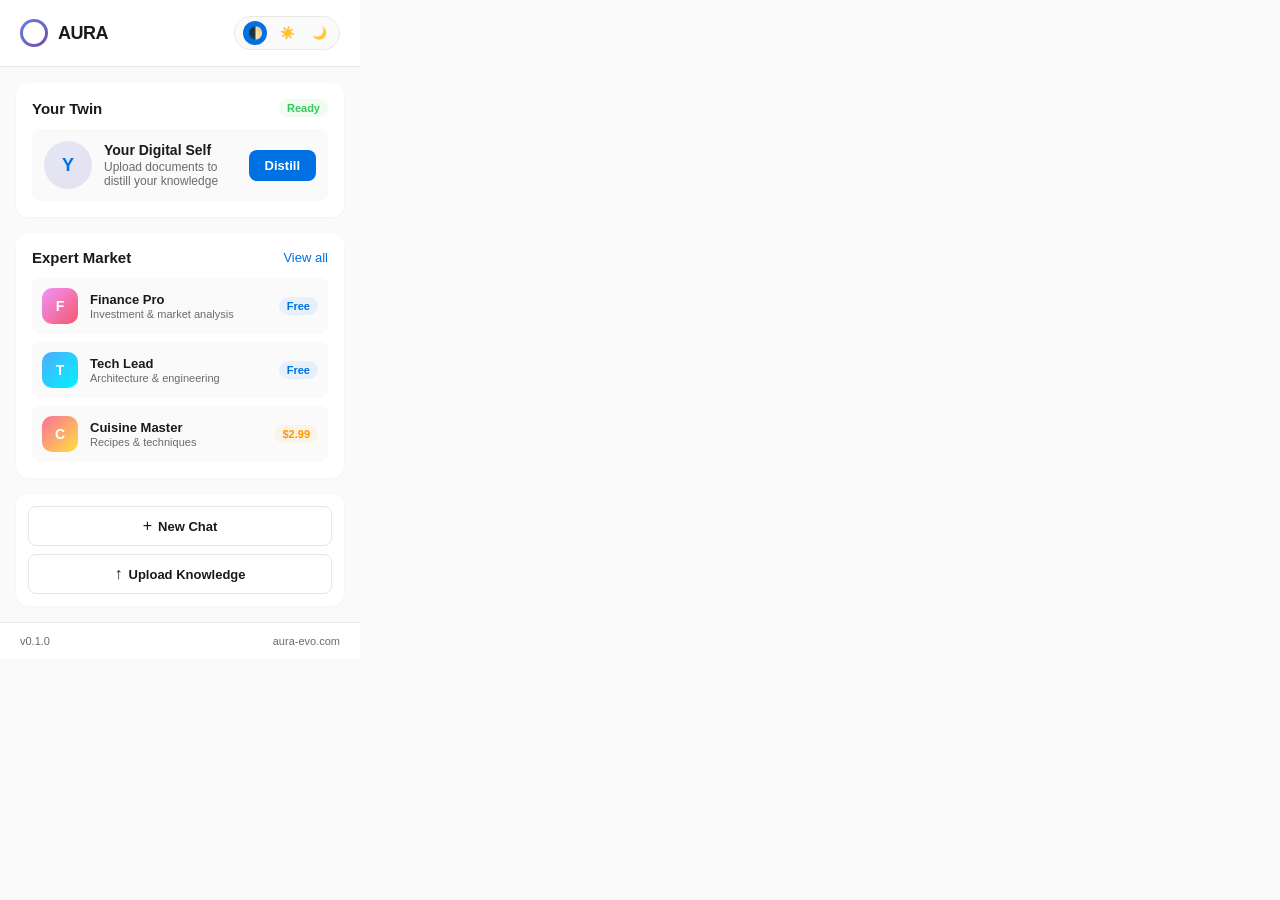
<file: chrome-extension/popup/popup.html>
<!DOCTYPE html>
<html lang="en">
<head>
  <meta charset="UTF-8">
  <meta name="viewport" content="width=device-width, initial-scale=1.0">
  <title>AURA EVO</title>
  <link rel="stylesheet" href="popup.css">
</head>
<body>
  <div class="aura-container">
    <!-- Header -->
    <header class="aura-header">
      <div class="aura-logo">
        <div class="aura-ring"></div>
        <span class="aura-title">AURA</span>
      </div>
      <div class="aura-theme-toggle">
        <button class="aura-theme-btn aura-theme-btn--active" data-theme="auto" title="Follow System">🌓</button>
        <button class="aura-theme-btn" data-theme="light" title="Light">☀️</button>
        <button class="aura-theme-btn" data-theme="dark" title="Dark">🌙</button>
      </div>
    </header>

    <!-- Main Content -->
    <main class="aura-main">
      <!-- User Twin Status -->
      <section class="aura-section aura-twin">
        <div class="aura-section-header">
          <h2 data-i18n="yourTwin">Your Twin</h2>
          <span class="aura-status aura-status--ready" data-i18n="statusReady">Ready</span>
        </div>
        <div class="aura-twin-card">
          <div class="aura-twin-avatar">
            <div class="aura-twin-ring"></div>
            <span class="aura-twin-initial">Y</span>
          </div>
          <div class="aura-twin-info">
            <h3 data-i18n="digitalSelf">Your Digital Self</h3>
            <p data-i18n="uploadPrompt">Upload documents to distill your knowledge</p>
          </div>
          <button class="aura-btn aura-btn--primary" data-i18n="distillBtn">Distill</button>
        </div>
      </section>

      <!-- Expert Marketplace -->
      <section class="aura-section aura-market">
        <div class="aura-section-header">
          <h2 data-i18n="expertMarket">Expert Market</h2>
          <a href="#" class="aura-link" data-i18n="viewAll">View all</a>
        </div>
        <div class="aura-expert-list">
          <div class="aura-expert-card">
            <div class="aura-expert-icon aura-expert-icon--finance">F</div>
            <div class="aura-expert-info">
              <h4 data-i18n="financePro">Finance Pro</h4>
              <p data-i18n="financeDesc">Investment & market analysis</p>
            </div>
            <span class="aura-tag" data-i18n="freeTag">Free</span>
          </div>
          <div class="aura-expert-card">
            <div class="aura-expert-icon aura-expert-icon--tech">T</div>
            <div class="aura-expert-info">
              <h4 data-i18n="techLead">Tech Lead</h4>
              <p data-i18n="techDesc">Architecture & engineering</p>
            </div>
            <span class="aura-tag" data-i18n="freeTag">Free</span>
          </div>
          <div class="aura-expert-card">
            <div class="aura-expert-icon aura-expert-icon--cuisine">C</div>
            <div class="aura-expert-info">
              <h4 data-i18n="cuisineMaster">Cuisine Master</h4>
              <p data-i18n="cuisineDesc">Recipes & techniques</p>
            </div>
            <span class="aura-tag aura-tag--premium" data-i18n="premiumTag">$2.99</span>
          </div>
        </div>
      </section>

      <!-- Quick Actions -->
      <section class="aura-section aura-actions">
        <button class="aura-btn aura-btn--ghost">
          <span class="aura-icon">+</span>
          <span data-i18n="newChat">New Chat</span>
        </button>
        <button class="aura-btn aura-btn--ghost">
          <span class="aura-icon">↑</span>
          <span data-i18n="uploadKnowledge">Upload Knowledge</span>
        </button>
      </section>
    </main>

    <!-- Footer -->
    <footer class="aura-footer">
      <span>v0.1.0</span>
      <a href="https://aura-evo.com" target="_blank">aura-evo.com</a>
    </footer>
  </div>

  <script src="popup.js"></script>
</body>
</html>
</file>
<file: docs/style.css>
/* AURA EVO Landing Page */
/* Apple-style: minimal, generous whitespace, refined typography */

:root {
  --bg: #fafafa;
  --surface: #ffffff;
  --text: #1d1d1f;
  --text-secondary: #86868b;
  --border: #d2d2d7;
  --primary: #0071e3;
  --primary-hover: #0077ed;
  --radius: 18px;
  --radius-sm: 12px;
  --shadow: 0 4px 24px rgba(0,0,0,0.06);
  --shadow-lg: 0 12px 48px rgba(0,0,0,0.1);
  --max-width: 1200px;
  --transition: all 0.3s cubic-bezier(0.25, 0.1, 0.25, 1);
}

* { margin: 0; padding: 0; box-sizing: border-box; }

html {
  scroll-behavior: smooth;
  -webkit-font-smoothing: antialiased;
}

body {
  font-family: -apple-system, BlinkMacSystemFont, 'SF Pro Display', 'Segoe UI', Roboto, sans-serif;
  background: var(--bg);
  color: var(--text);
  line-height: 1.6;
}

/* Navigation */
.nav {
  position: fixed;
  top: 0;
  left: 0;
  right: 0;
  z-index: 100;
  background: rgba(250,250,250,0.8);
  backdrop-filter: blur(20px);
  border-bottom: 1px solid rgba(0,0,0,0.05);
}

.nav-inner {
  max-width: var(--max-width);
  margin: 0 auto;
  padding: 0 40px;
  height: 52px;
  display: flex;
  align-items: center;
  justify-content: space-between;
}

.nav-logo {
  display: flex;
  align-items: center;
  gap: 10px;
  text-decoration: none;
  color: var(--text);
  font-size: 18px;
  font-weight: 700;
  letter-spacing: -0.5px;
}

.nav-logo-ring {
  width: 24px;
  height: 24px;
  border-radius: 50%;
  background: linear-gradient(135deg, #667eea 0%, #764ba2 100%);
  position: relative;
}

.nav-logo-ring::after {
  content: '';
  position: absolute;
  inset: 4px;
  border-radius: 50%;
  background: var(--bg);
}

.nav-links {
  display: flex;
  gap: 32px;
}

.nav-links a {
  text-decoration: none;
  color: var(--text);
  font-size: 14px;
  font-weight: 500;
  transition: var(--transition);
}

.nav-links a:hover {
  color: var(--primary);
}

.nav-cta {
  padding: 8px 18px;
  background: var(--primary);
  color: white;
  text-decoration: none;
  border-radius: 100px;
  font-size: 13px;
  font-weight: 600;
  transition: var(--transition);
}

.nav-cta:hover {
  background: var(--primary-hover);
  transform: translateY(-1px);
}

/* Hero */
.hero {
  padding: 140px 40px 80px;
  text-align: center;
}

.hero-inner {
  max-width: 800px;
  margin: 0 auto;
}

.hero-badge {
  display: inline-block;
  padding: 6px 14px;
  background: rgba(0,113,227,0.08);
  color: var(--primary);
  border-radius: 100px;
  font-size: 12px;
  font-weight: 600;
  letter-spacing: 0.5px;
  margin-bottom: 24px;
}

.hero-title {
  font-size: 64px;
  font-weight: 800;
  letter-spacing: -2px;
  line-height: 1.1;
  margin-bottom: 24px;
}

.hero-gradient {
  background: linear-gradient(135deg, #667eea 0%, #764ba2 50%, #f093fb 100%);
  -webkit-background-clip: text;
  -webkit-text-fill-color: transparent;
  background-clip: text;
}

.hero-subtitle {
  font-size: 20px;
  color: var(--text-secondary);
  max-width: 560px;
  margin: 0 auto 40px;
  line-height: 1.6;
}

.hero-actions {
  display: flex;
  gap: 16px;
  justify-content: center;
  margin-bottom: 80px;
}

.btn {
  display: inline-flex;
  align-items: center;
  gap: 8px;
  padding: 14px 28px;
  border-radius: 100px;
  font-size: 15px;
  font-weight: 600;
  text-decoration: none;
  transition: var(--transition);
  border: none;
  cursor: pointer;
  font-family: inherit;
}

.btn--primary {
  background: var(--primary);
  color: white;
}

.btn--primary:hover {
  background: var(--primary-hover);
  transform: translateY(-2px);
  box-shadow: var(--shadow-lg);
}

.btn--ghost {
  background: transparent;
  color: var(--text);
  border: 1px solid var(--border);
}

.btn--ghost:hover {
  background: var(--surface);
  border-color: var(--text-secondary);
}

/* Hero Visual - AURA Orb */
.hero-visual {
  display: flex;
  justify-content: center;
  padding: 40px 0;
}

.aura-orb {
  position: relative;
  width: 280px;
  height: 280px;
}

.aura-orb-core {
  position: absolute;
  top: 50%;
  left: 50%;
  transform: translate(-50%, -50%);
  width: 60px;
  height: 60px;
  border-radius: 50%;
  background: linear-gradient(135deg, #667eea, #764ba2);
  box-shadow: 0 0 60px rgba(102,126,234,0.4);
}

.aura-orb-ring {
  position: absolute;
  top: 50%;
  left: 50%;
  transform: translate(-50%, -50%);
  border-radius: 50%;
  border: 1px solid transparent;
}

.aura-orb-ring--1 {
  width: 120px;
  height: 120px;
  border-color: rgba(102,126,234,0.2);
  animation: auraPulse 3s ease-in-out infinite;
}

.aura-orb-ring--2 {
  width: 180px;
  height: 180px;
  border-color: rgba(118,75,162,0.15);
  animation: auraPulse 3s ease-in-out infinite 0.5s;
}

.aura-orb-ring--3 {
  width: 240px;
  height: 240px;
  border-color: rgba(240,147,251,0.1);
  animation: auraPulse 3s ease-in-out infinite 1s;
}

@keyframes auraPulse {
  0%, 100% { transform: translate(-50%, -50%) scale(1); opacity: 1; }
  50% { transform: translate(-50%, -50%) scale(1.05); opacity: 0.7; }
}

/* Sections */
.section-inner {
  max-width: var(--max-width);
  margin: 0 auto;
  padding: 100px 40px;
}

.section-title {
  font-size: 40px;
  font-weight: 700;
  letter-spacing: -1px;
  text-align: center;
  margin-bottom: 60px;
}

.section-subtitle {
  text-align: center;
  color: var(--text-secondary);
  font-size: 18px;
  margin-top: -40px;
  margin-bottom: 60px;
}

/* Features */
.features {
  background: var(--surface);
}

.features-grid {
  display: grid;
  grid-template-columns: repeat(3, 1fr);
  gap: 32px;
}

.feature-card {
  padding: 40px 32px;
  border-radius: var(--radius);
  background: var(--bg);
  transition: var(--transition);
}

.feature-card:hover {
  transform: translateY(-4px);
  box-shadow: var(--shadow-lg);
}

.feature-icon {
  width: 48px;
  height: 48px;
  border-radius: var(--radius-sm);
  margin-bottom: 24px;
}

.feature-icon--self {
  background: linear-gradient(135deg, #667eea, #764ba2);
}

.feature-icon--market {
  background: linear-gradient(135deg, #f093fb, #f5576c);
}

.feature-icon--eco {
  background: linear-gradient(135deg, #4facfe, #00f2fe);
}

.feature-card h3 {
  font-size: 20px;
  font-weight: 600;
  margin-bottom: 12px;
}

.feature-card p {
  color: var(--text-secondary);
  font-size: 15px;
  line-height: 1.6;
}

/* Experts */
.experts-grid {
  display: grid;
  grid-template-columns: repeat(4, 1fr);
  gap: 24px;
}

.expert-preview {
  text-align: center;
  padding: 32px 24px;
  border-radius: var(--radius);
  background: var(--surface);
  border: 1px solid var(--border);
  transition: var(--transition);
}

.expert-preview:hover {
  border-color: var(--primary);
  transform: translateY(-2px);
}

.expert-preview-icon {
  width: 56px;
  height: 56px;
  border-radius: var(--radius-sm);
  display: flex;
  align-items: center;
  justify-content: center;
  font-size: 20px;
  font-weight: 700;
  color: white;
  margin: 0 auto 16px;
}

.expert-preview h4 {
  font-size: 16px;
  font-weight: 600;
  margin-bottom: 8px;
}

.expert-preview p {
  font-size: 13px;
  color: var(--text-secondary);
  line-height: 1.5;
}

/* Roadmap */
.roadmap {
  background: var(--surface);
}

.roadmap-list {
  max-width: 640px;
  margin: 0 auto;
  display: flex;
  flex-direction: column;
  gap: 24px;
}

.roadmap-item {
  padding: 32px;
  border-radius: var(--radius);
  background: var(--bg);
  border-left: 3px solid var(--border);
  transition: var(--transition);
}

.roadmap-item--current {
  border-left-color: var(--primary);
  background: rgba(0,113,227,0.03);
}

.roadmap-phase {
  display: inline-block;
  padding: 4px 12px;
  background: var(--surface);
  border-radius: 100px;
  font-size: 12px;
  font-weight: 600;
  color: var(--text-secondary);
  margin-bottom: 12px;
}

.roadmap-item--current .roadmap-phase {
  background: var(--primary);
  color: white;
}

.roadmap-item h4 {
  font-size: 20px;
  font-weight: 600;
  margin-bottom: 8px;
}

.roadmap-item p {
  color: var(--text-secondary);
  font-size: 15px;
}

/* Footer */
.footer {
  background: var(--text);
  color: white;
  padding: 60px 40px 24px;
}

.footer-inner {
  max-width: var(--max-width);
  margin: 0 auto;
  display: flex;
  justify-content: space-between;
  align-items: flex-start;
  margin-bottom: 48px;
}

.footer-logo {
  display: flex;
  align-items: center;
  gap: 10px;
  font-size: 18px;
  font-weight: 700;
  margin-bottom: 12px;
}

.footer-logo-ring {
  width: 24px;
  height: 24px;
  border-radius: 50%;
  background: linear-gradient(135deg, #667eea, #764ba2);
  position: relative;
}

.footer-logo-ring::after {
  content: '';
  position: absolute;
  inset: 4px;
  border-radius: 50%;
  background: var(--text);
}

.footer-brand p {
  color: rgba(255,255,255,0.6);
  font-size: 14px;
}

.footer-links {
  display: flex;
  gap: 24px;
}

.footer-links a {
  color: rgba(255,255,255,0.6);
  text-decoration: none;
  font-size: 14px;
  transition: var(--transition);
}

.footer-links a:hover {
  color: white;
}

.footer-copy {
  max-width: var(--max-width);
  margin: 0 auto;
  text-align: center;
  padding-top: 24px;
  border-top: 1px solid rgba(255,255,255,0.1);
  color: rgba(255,255,255,0.4);
  font-size: 13px;
}

/* Responsive */
@media (max-width: 900px) {
  .features-grid { grid-template-columns: 1fr; }
  .experts-grid { grid-template-columns: repeat(2, 1fr); }
  .hero-title { font-size: 40px; }
  .nav-links { display: none; }
}

@media (max-width: 600px) {
  .experts-grid { grid-template-columns: 1fr; }
  .hero-title { font-size: 32px; }
  .hero-actions { flex-direction: column; align-items: center; }
  .section-inner { padding: 60px 20px; }
}
</file>
<file: chrome-extension/popup/popup.css>
/* AURA EVO - Apple-style Minimal Design with Dark Mode */

/* Variables - Light Mode (Default) */
:root {
  --aura-bg: #fafafa;
  --aura-surface: #ffffff;
  --aura-text: #1a1a1a;
  --aura-text-secondary: #6b6b6b;
  --aura-border: #e8e8e8;
  --aura-primary: #0071e3;
  --aura-primary-hover: #0077ed;
  --aura-success: #34c759;
  --aura-radius: 12px;
  --aura-radius-sm: 8px;
  --aura-shadow: 0 1px 3px rgba(0,0,0,0.04);
  --aura-shadow-hover: 0 4px 12px rgba(0,0,0,0.08);
  --aura-transition: all 0.2s cubic-bezier(0.25, 0.1, 0.25, 1);
}

/* Dark Mode - System Preference */
@media (prefers-color-scheme: dark) {
  :root {
    --aura-bg: #000000;
    --aura-surface: #1c1c1e;
    --aura-text: #ffffff;
    --aura-text-secondary: #8e8e93;
    --aura-border: #38383a;
    --aura-primary: #0a84ff;
    --aura-primary-hover: #409cff;
    --aura-success: #30d158;
    --aura-shadow: 0 1px 3px rgba(0,0,0,0.3);
    --aura-shadow-hover: 0 4px 12px rgba(0,0,0,0.5);
  }
}

/* Dark Mode - Manual Override */
[data-theme="dark"] {
  --aura-bg: #000000;
  --aura-surface: #1c1c1e;
  --aura-text: #ffffff;
  --aura-text-secondary: #8e8e93;
  --aura-border: #38383a;
  --aura-primary: #0a84ff;
  --aura-primary-hover: #409cff;
  --aura-success: #30d158;
  --aura-shadow: 0 1px 3px rgba(0,0,0,0.3);
  --aura-shadow-hover: 0 4px 12px rgba(0,0,0,0.5);
}

/* Light Mode - Manual Override */
[data-theme="light"] {
  --aura-bg: #fafafa;
  --aura-surface: #ffffff;
  --aura-text: #1a1a1a;
  --aura-text-secondary: #6b6b6b;
  --aura-border: #e8e8e8;
  --aura-primary: #0071e3;
  --aura-primary-hover: #0077ed;
  --aura-success: #34c759;
  --aura-shadow: 0 1px 3px rgba(0,0,0,0.04);
  --aura-shadow-hover: 0 4px 12px rgba(0,0,0,0.08);
}

/* Reset */
* {
  margin: 0;
  padding: 0;
  box-sizing: border-box;
}

body {
  font-family: -apple-system, BlinkMacSystemFont, 'SF Pro Display', 'Segoe UI', Roboto, sans-serif;
  background: var(--aura-bg);
  color: var(--aura-text);
  width: 360px;
  min-height: 500px;
  -webkit-font-smoothing: antialiased;
  transition: background 0.3s ease, color 0.3s ease;
}

/* Container */
.aura-container {
  display: flex;
  flex-direction: column;
  min-height: 500px;
}

/* Header */
.aura-header {
  display: flex;
  align-items: center;
  justify-content: space-between;
  padding: 16px 20px;
  background: var(--aura-surface);
  border-bottom: 1px solid var(--aura-border);
  transition: background 0.3s ease, border-color 0.3s ease;
}

.aura-logo {
  display: flex;
  align-items: center;
  gap: 10px;
}

.aura-ring {
  width: 28px;
  height: 28px;
  border-radius: 50%;
  background: linear-gradient(135deg, #667eea 0%, #764ba2 100%);
  position: relative;
}

.aura-ring::after {
  content: '';
  position: absolute;
  inset: 3px;
  border-radius: 50%;
  background: var(--aura-surface);
  transition: background 0.3s ease;
}

.aura-title {
  font-size: 18px;
  font-weight: 700;
  letter-spacing: -0.5px;
}

.aura-badge {
  font-size: 11px;
  font-weight: 600;
  color: var(--aura-primary);
  background: rgba(10,132,255,0.08);
  padding: 3px 8px;
  border-radius: 100px;
  letter-spacing: 0.5px;
}

/* Theme Toggle */
.aura-theme-toggle {
  display: flex;
  align-items: center;
  gap: 8px;
  padding: 4px 8px;
  background: var(--aura-bg);
  border-radius: 100px;
  border: 1px solid var(--aura-border);
}

.aura-theme-btn {
  width: 24px;
  height: 24px;
  border-radius: 50%;
  border: none;
  background: transparent;
  cursor: pointer;
  display: flex;
  align-items: center;
  justify-content: center;
  font-size: 12px;
  color: var(--aura-text-secondary);
  transition: var(--aura-transition);
}

.aura-theme-btn:hover {
  background: var(--aura-border);
}

.aura-theme-btn--active {
  background: var(--aura-primary);
  color: white;
}

/* Main */
.aura-main {
  flex: 1;
  padding: 16px;
  display: flex;
  flex-direction: column;
  gap: 16px;
}

/* Section */
.aura-section {
  background: var(--aura-surface);
  border-radius: var(--aura-radius);
  padding: 16px;
  box-shadow: var(--aura-shadow);
  transition: background 0.3s ease, box-shadow 0.3s ease;
}

.aura-section-header {
  display: flex;
  align-items: center;
  justify-content: space-between;
  margin-bottom: 12px;
}

.aura-section-header h2 {
  font-size: 15px;
  font-weight: 600;
  color: var(--aura-text);
}

.aura-status {
  font-size: 11px;
  font-weight: 600;
  padding: 3px 8px;
  border-radius: 100px;
}

.aura-status--ready {
  color: var(--aura-success);
  background: rgba(48,209,88,0.08);
}

.aura-link {
  font-size: 13px;
  color: var(--aura-primary);
  text-decoration: none;
  font-weight: 500;
}

.aura-link:hover {
  text-decoration: underline;
}

/* Twin Card */
.aura-twin-card {
  display: flex;
  align-items: center;
  gap: 12px;
  padding: 12px;
  background: var(--aura-bg);
  border-radius: var(--aura-radius-sm);
  transition: background 0.3s ease;
}

.aura-twin-avatar {
  position: relative;
  width: 48px;
  height: 48px;
  display: flex;
  align-items: center;
  justify-content: center;
}

.aura-twin-ring {
  position: absolute;
  inset: 0;
  border-radius: 50%;
  background: linear-gradient(135deg, #667eea 0%, #764ba2 100%);
  opacity: 0.15;
}

.aura-twin-initial {
  font-size: 18px;
  font-weight: 700;
  color: var(--aura-primary);
  z-index: 1;
}

.aura-twin-info {
  flex: 1;
}

.aura-twin-info h3 {
  font-size: 14px;
  font-weight: 600;
  margin-bottom: 2px;
  color: var(--aura-text);
}

.aura-twin-info p {
  font-size: 12px;
  color: var(--aura-text-secondary);
}

/* Buttons */
.aura-btn {
  display: inline-flex;
  align-items: center;
  justify-content: center;
  gap: 6px;
  padding: 8px 16px;
  border-radius: var(--aura-radius-sm);
  font-size: 13px;
  font-weight: 600;
  border: none;
  cursor: pointer;
  transition: var(--aura-transition);
  font-family: inherit;
}

.aura-btn--primary {
  background: var(--aura-primary);
  color: white;
}

.aura-btn--primary:hover {
  background: var(--aura-primary-hover);
  transform: translateY(-1px);
  box-shadow: var(--aura-shadow-hover);
}

.aura-btn--ghost {
  background: transparent;
  color: var(--aura-text);
  border: 1px solid var(--aura-border);
  width: 100%;
  padding: 10px;
}

.aura-btn--ghost:hover {
  background: var(--aura-bg);
  border-color: var(--aura-text-secondary);
}

/* Expert List */
.aura-expert-list {
  display: flex;
  flex-direction: column;
  gap: 8px;
}

.aura-expert-card {
  display: flex;
  align-items: center;
  gap: 12px;
  padding: 10px;
  border-radius: var(--aura-radius-sm);
  background: var(--aura-bg);
  transition: var(--aura-transition);
  cursor: pointer;
}

.aura-expert-card:hover {
  background: var(--aura-border);
}

.aura-expert-icon {
  width: 36px;
  height: 36px;
  border-radius: 10px;
  display: flex;
  align-items: center;
  justify-content: center;
  font-size: 14px;
  font-weight: 700;
  color: white;
  flex-shrink: 0;
}

.aura-expert-icon--finance { background: linear-gradient(135deg, #f093fb 0%, #f5576c 100%); }
.aura-expert-icon--tech { background: linear-gradient(135deg, #4facfe 0%, #00f2fe 100%); }
.aura-expert-icon--cuisine { background: linear-gradient(135deg, #fa709a 0%, #fee140 100%); }

.aura-expert-info {
  flex: 1;
}

.aura-expert-info h4 {
  font-size: 13px;
  font-weight: 600;
  margin-bottom: 1px;
  color: var(--aura-text);
}

.aura-expert-info p {
  font-size: 11px;
  color: var(--aura-text-secondary);
}

.aura-tag {
  font-size: 11px;
  font-weight: 600;
  padding: 3px 8px;
  border-radius: 100px;
  background: rgba(10,132,255,0.08);
  color: var(--aura-primary);
  flex-shrink: 0;
}

.aura-tag--premium {
  background: rgba(255,159,0,0.08);
  color: #ff9500;
}

/* Actions */
.aura-actions {
  display: flex;
  flex-direction: column;
  gap: 8px;
  padding: 12px;
}

.aura-icon {
  font-size: 16px;
  font-weight: 300;
}

/* Footer */
.aura-footer {
  display: flex;
  align-items: center;
  justify-content: space-between;
  padding: 12px 20px;
  background: var(--aura-surface);
  border-top: 1px solid var(--aura-border);
  font-size: 11px;
  color: var(--aura-text-secondary);
  transition: background 0.3s ease, border-color 0.3s ease;
}

.aura-footer a {
  color: var(--aura-text-secondary);
  text-decoration: none;
}

.aura-footer a:hover {
  color: var(--aura-primary);
}

/* Scrollbar */
::-webkit-scrollbar {
  width: 4px;
}

::-webkit-scrollbar-track {
  background: transparent;
}

::-webkit-scrollbar-thumb {
  background: var(--aura-border);
  border-radius: 4px;
}
</file>
